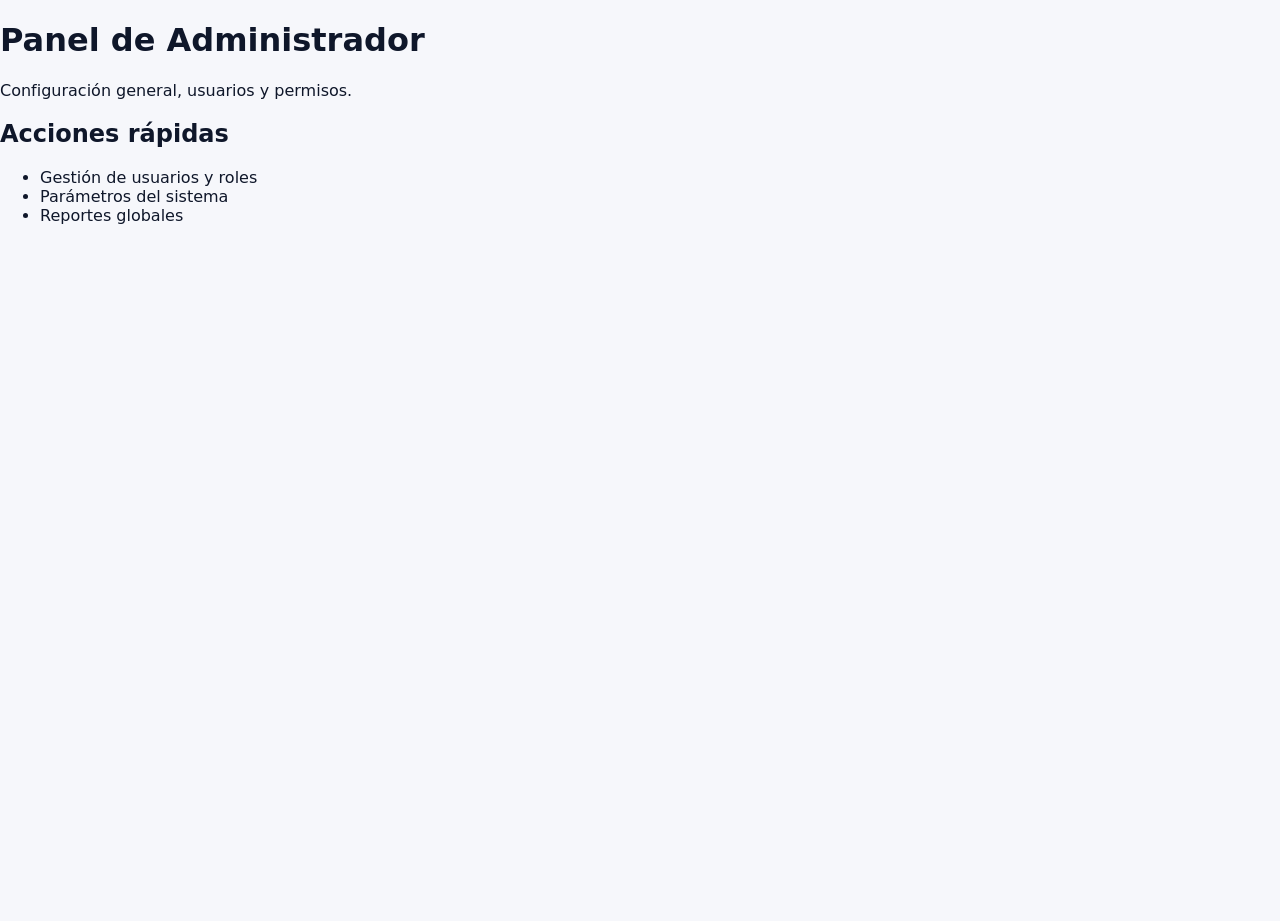
<file: interfaz/paginas/administrador/index.html>
<!DOCTYPE html>
<html lang="es">
<head>
  <meta charset="UTF-8">
  <meta name="viewport" content="width=device-width, initial-scale=1.0">
  <title>Panel Administrador</title>
  <link rel="stylesheet" href="../../estilos/principal.css">
</head>
<body>
  <header>
    <h1>Panel de Administrador</h1>
    <p>Configuración general, usuarios y permisos.</p>
  </header>
  <main>
    <section>
      <h2>Acciones rápidas</h2>
      <ul>
        <li>Gestión de usuarios y roles</li>
        <li>Parámetros del sistema</li>
        <li>Reportes globales</li>
      </ul>
    </section>
  </main>
</body>
</html>
</file>
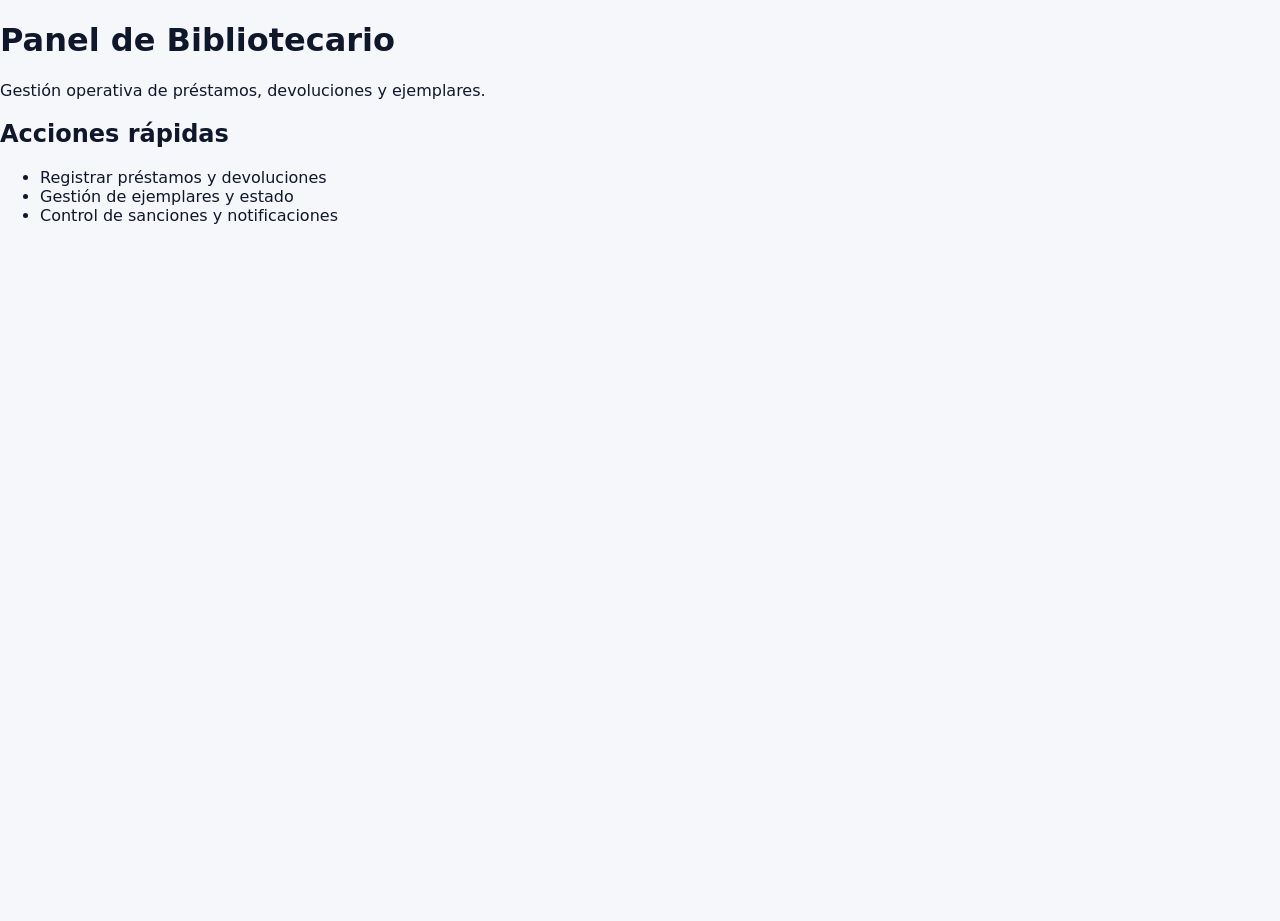
<file: interfaz/paginas/bibliotecario/index.html>
<!DOCTYPE html>
<html lang="es">
<head>
  <meta charset="UTF-8">
  <meta name="viewport" content="width=device-width, initial-scale=1.0">
  <title>Panel Bibliotecario</title>
  <link rel="stylesheet" href="../../estilos/principal.css">
</head>
<body>
  <header>
    <h1>Panel de Bibliotecario</h1>
    <p>Gestión operativa de préstamos, devoluciones y ejemplares.</p>
  </header>
  <main>
    <section>
      <h2>Acciones rápidas</h2>
      <ul>
        <li>Registrar préstamos y devoluciones</li>
        <li>Gestión de ejemplares y estado</li>
        <li>Control de sanciones y notificaciones</li>
      </ul>
    </section>
  </main>
</body>
</html>
</file>
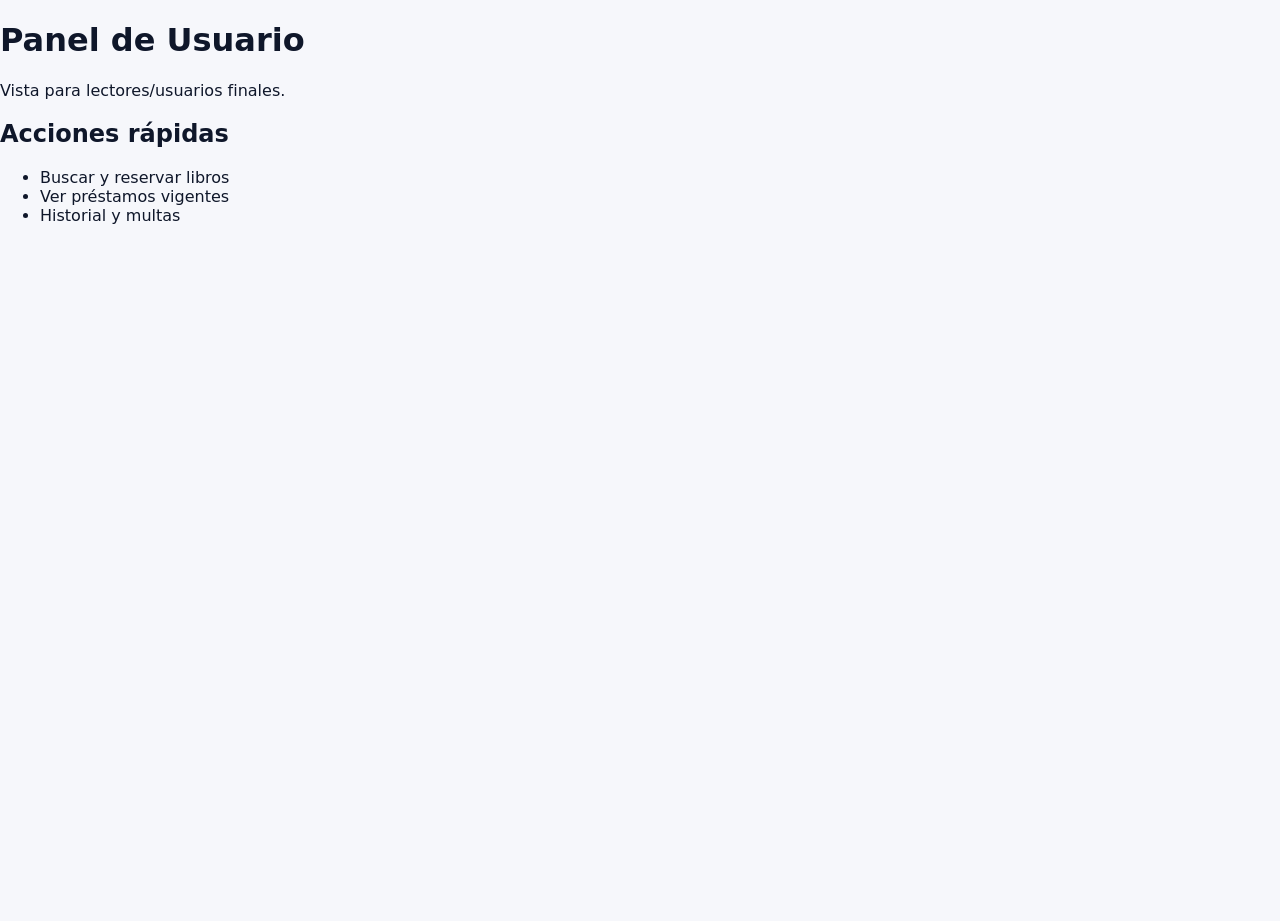
<file: interfaz/paginas/usuario/index.html>
<!DOCTYPE html>
<html lang="es">
<head>
  <meta charset="UTF-8">
  <meta name="viewport" content="width=device-width, initial-scale=1.0">
  <title>Panel Usuario</title>
  <link rel="stylesheet" href="../../estilos/principal.css">
</head>
<body>
  <header>
    <h1>Panel de Usuario</h1>
    <p>Vista para lectores/usuarios finales.</p>
  </header>
  <main>
    <section>
      <h2>Acciones rápidas</h2>
      <ul>
        <li>Buscar y reservar libros</li>
        <li>Ver préstamos vigentes</li>
        <li>Historial y multas</li>
      </ul>
    </section>
  </main>
</body>
</html>
</file>
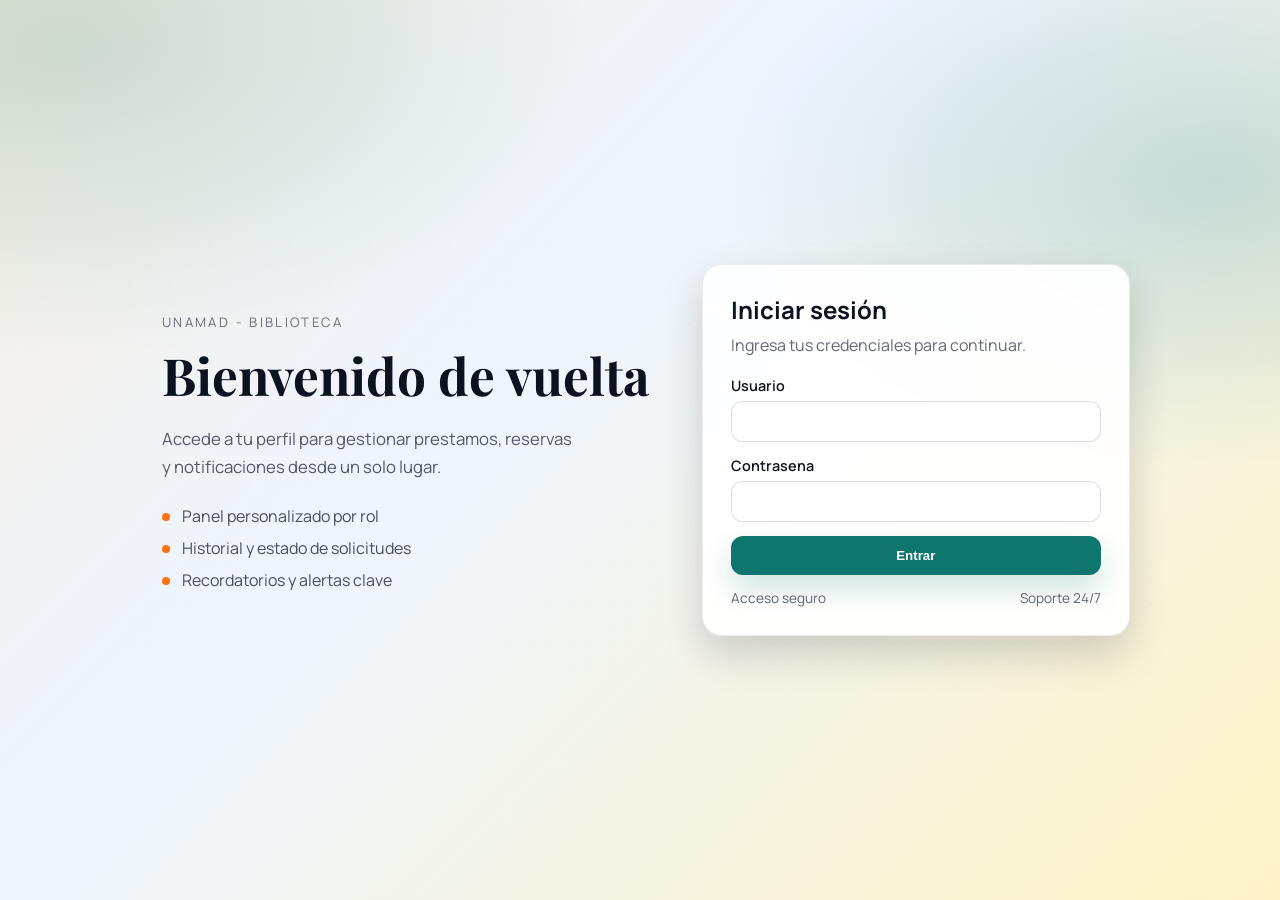
<file: interfaz/publico/login.html>
<!doctype html>
<html lang="es">
  <head>
    <meta charset="utf-8" />
    <meta name="viewport" content="width=device-width, initial-scale=1" />
    <title>Iniciar sesi&#243;n</title>
    <link rel="preconnect" href="https://fonts.googleapis.com" />
    <link rel="preconnect" href="https://fonts.gstatic.com" crossorigin />
    <link
      href="https://fonts.googleapis.com/css2?family=Manrope:wght@300;500;700&family=Playfair+Display:wght@500;700&display=swap"
      rel="stylesheet"
    />
    <link rel="stylesheet" href="../estilos/principal.css" />
    <style>
      body{
        --color-primario:#0f766e;
        --color-texto:#0b1220;
        background:
          radial-gradient(900px 520px at 5% 5%, rgba(15,118,110,.18), transparent 60%),
          radial-gradient(900px 520px at 95% 20%, rgba(14,116,144,.2), transparent 55%),
          linear-gradient(135deg, #f8efe1 0%, #eef5ff 40%, #fef3c7 100%);
        font-family:"Manrope", "Segoe UI", sans-serif;
        margin:0;
        min-height:100vh;
        display:flex;
        align-items:center;
        justify-content:center;
        color:var(--color-texto);
      }
      .login-shell{
        width:min(980px, 92vw);
        display:grid;
        grid-template-columns:1.1fr .9fr;
        gap:28px;
        align-items:center;
        position:relative;
      }
      .login-shell::before{
        content:"";
        position:absolute;
        inset:-30px;
        background-image:radial-gradient(rgba(15,23,42,.08) 1px, transparent 0);
        background-size:20px 20px;
        opacity:.25;
        pointer-events:none;
        z-index:0;
      }
      .login-info,
      .login-card{
        position:relative;
        z-index:1;
      }
      .login-info{
        padding:18px 12px;
      }
      .login-eyebrow{
        text-transform:uppercase;
        letter-spacing:.18em;
        font-size:.82rem;
        color:rgba(15,23,42,.6);
      }
      .login-title{
        font-family:"Playfair Display", "Times New Roman", serif;
        font-size:clamp(2rem, 3vw + 1rem, 3.2rem);
        margin:.6rem 0 1rem;
      }
      .login-subtitle{
        font-size:1.05rem;
        line-height:1.65;
        color:rgba(15,23,42,.7);
        margin:0 0 1.5rem;
        max-width:420px;
      }
      .login-bullets{
        list-style:none;
        padding:0;
        margin:0;
        display:grid;
        gap:10px;
      }
      .login-bullets li{
        padding-left:20px;
        position:relative;
        color:rgba(15,23,42,.75);
      }
      .login-bullets li::before{
        content:"";
        width:8px;
        height:8px;
        border-radius:50%;
        background:#f97316;
        position:absolute;
        left:0;
        top:8px;
      }
      .login-card{
        background:rgba(255,255,255,.92);
        border-radius:20px;
        padding:28px;
        box-shadow:0 18px 40px rgba(15,23,42,.18);
        border:1px solid rgba(15,23,42,.08);
        backdrop-filter:blur(6px);
      }
      .login-card h1{
        margin:0 0 8px;
        font-size:1.5rem;
      }
      .login-card p{
        margin:0 0 20px;
        color:rgba(15,23,42,.65);
      }
      .field{
        margin-bottom:14px;
        display:flex;
        flex-direction:column;
        gap:6px;
      }
      .field label{
        font-weight:600;
        font-size:.9rem;
      }
      .field input{
        padding:12px 14px;
        border-radius:12px;
        border:1px solid rgba(15,23,42,.15);
        background:#fff;
        outline:none;
      }
      .field input:focus{
        border-color:rgba(15,118,110,.6);
        box-shadow:0 0 0 3px rgba(15,118,110,.15);
      }
      .btn{
        width:100%;
        padding:12px 16px;
        border-radius:12px;
        border:none;
        background:var(--color-primario);
        color:#fff;
        font-weight:700;
        cursor:pointer;
        box-shadow:0 14px 30px rgba(15,118,110,.2);
      }
      .btn:disabled{
        opacity:.7;
        cursor:not-allowed;
      }
      .login-meta{
        margin-top:14px;
        display:flex;
        justify-content:space-between;
        font-size:.85rem;
        color:rgba(15,23,42,.65);
      }
      .error{
        color:#b91c1c;
        margin-top:10px;
        font-weight:600;
      }
      .success{
        color:#15803d;
        margin-top:10px;
        font-weight:600;
      }
      @keyframes fadeUp{
        from{ opacity:0; transform:translateY(16px); }
        to{ opacity:1; transform:translateY(0); }
      }
      .animate{
        animation:fadeUp .6s ease both;
      }
      @media (max-width: 900px){
        .login-shell{
          grid-template-columns:1fr;
        }
        .login-info{
          text-align:center;
        }
        .login-subtitle,
        .login-bullets{
          margin-left:auto;
          margin-right:auto;
        }
      }
    </style>
  </head>
  <body>
    <main class="login-shell">
      <section class="login-info animate">
        <span class="login-eyebrow">UNAMAD - Biblioteca</span>
        <h2 class="login-title">Bienvenido de vuelta</h2>
        <p class="login-subtitle">
          Accede a tu perfil para gestionar prestamos, reservas y notificaciones desde un solo lugar.
        </p>
        <ul class="login-bullets">
          <li>Panel personalizado por rol</li>
          <li>Historial y estado de solicitudes</li>
          <li>Recordatorios y alertas clave</li>
        </ul>
      </section>

      <section class="login-card animate">
        <h1>Iniciar sesi&#243;n</h1>
        <p>Ingresa tus credenciales para continuar.</p>
        <form id="login-form">
          <div class="field">
            <label for="username">Usuario</label>
            <input type="text" id="username" name="username" required />
          </div>
          <div class="field">
            <label for="password">Contrasena</label>
            <input type="password" id="password" name="password" required />
          </div>
          <button class="btn" type="submit" id="submit">Entrar</button>
          <div id="message"></div>
        </form>
        <div class="login-meta">
          <span>Acceso seguro</span>
          <span>Soporte 24/7</span>
        </div>
      </section>
    </main>

    <script>
      const form = document.getElementById('login-form');
      const messageEl = document.getElementById('message');
      const button = document.getElementById('submit');

      form.addEventListener('submit', async (e) => {
        e.preventDefault();
        messageEl.textContent = '';
        messageEl.className = '';
        button.disabled = true;
        button.textContent = 'Ingresando...';

        try {
          const res = await fetch('../../api/login.php', {
            method: 'POST',
            headers: { 'Content-Type': 'application/json' },
            body: JSON.stringify({
              username: form.username.value.trim(),
              password: form.password.value.trim(),
            }),
          });

          const data = await res.json();
          if (!res.ok || data.status !== 'ok') {
            throw new Error(data.message || 'Error de autenticacion');
          }

          messageEl.textContent = 'Login correcto, redirigiendo...';
          messageEl.className = 'success';

          // Redirige segun el rol devuelto; ajusta las rutas de paneles.
          const rol = data.user?.rol || 'usuario';
          const destinos = {
            administrador: '../paginas/administrador/index.html',
            bibliotecario: '../paginas/bibliotecario/index.html',
            usuario: '../paginas/usuario/index.html',
          };
          setTimeout(() => {
            window.location.href = destinos[rol] || destinos.usuario;
          }, 800);
        } catch (err) {
          messageEl.textContent = err.message;
          messageEl.className = 'error';
        } finally {
          button.disabled = false;
          button.textContent = 'Entrar';
        }
      });
    </script>
  </body>
</html>
</file>
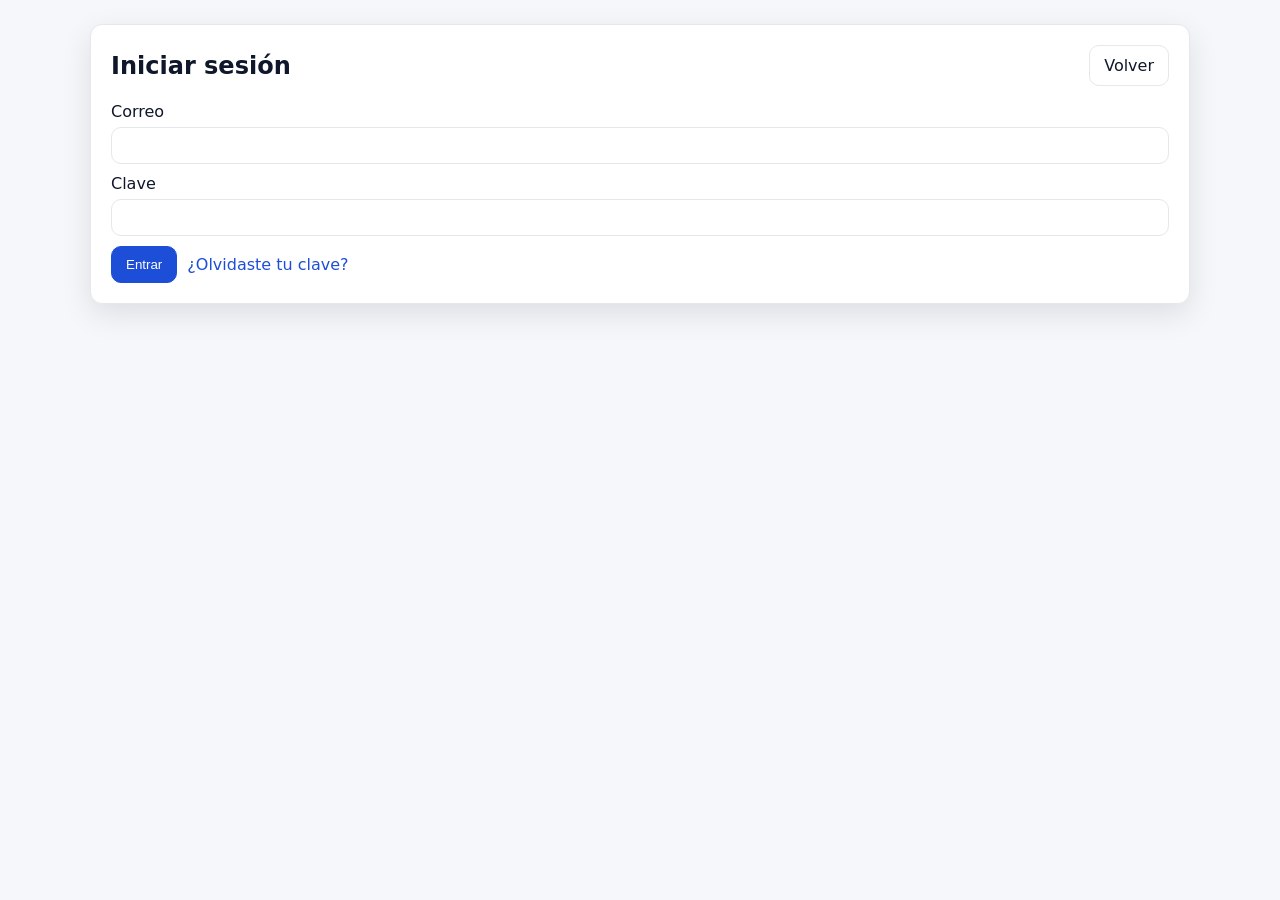
<file: interfaz/paginas/acceso/iniciar-sesion.html>
<!doctype html>
<html lang="es">
  <head>
    <meta charset="utf-8" />
    <meta name="viewport" content="width=device-width, initial-scale=1" />
    <title>Acceso - Iniciar sesión</title>
    <link rel="stylesheet" href="../../estilos/principal.css" />
    <link rel="stylesheet" href="../../estilos/diseño.css" />
    <link rel="stylesheet" href="../../estilos/componentes.css" />
  </head>
  <body>
    <main class="contenedor">
      <section class="tarjeta">
        <div class="encabezado">
          <h1 style="margin:0;">Iniciar sesión</h1>
          <a class="boton" href="../../publico/inicio.html">Volver</a>
        </div>

        <form onsubmit="return false;">
          <label class="campo">
            <span>Correo</span>
            <input class="entrada" type="email" name="email" autocomplete="username" required />
          </label>
          <label class="campo">
            <span>Clave</span>
            <input class="entrada" type="password" name="password" autocomplete="current-password" required />
          </label>
          <div style="display:flex;gap:10px;align-items:center;flex-wrap:wrap;">
            <button class="boton boton--primario" type="submit">Entrar</button>
            <a href="./recuperar-clave.html">¿Olvidaste tu clave?</a>
          </div>
        </form>
      </section>
    </main>

    <script type="module">
      import "../../scripts/app.js";
    </script>
  </body>
</html>
</file>
<file: interfaz/estilos/principal.css>
:root{
  --color-fondo:#f6f7fb;
  --color-texto:#0f172a;
  --color-primario:#1d4ed8;
  --color-borde:#e5e7eb;
  --radio:12px;
  --sombra:0 10px 30px rgba(2,6,23,.10);
  --fuente:system-ui,-apple-system,Segoe UI,Roboto,Ubuntu,Cantarell,Noto Sans,Arial,sans-serif;
}

*{ box-sizing:border-box; }
html,body{ height:100%; }
body{
  margin:0;
  font-family:var(--fuente);
  color:var(--color-texto);
  background:var(--color-fondo);
}

a{ color:var(--color-primario); text-decoration:none; }
a:hover{ text-decoration:underline; }
</file>
<file: interfaz/estilos/diseño.css>
.contenedor{
  width:min(1100px, 92vw);
  margin-inline:auto;
  padding:24px 0;
}

.tarjeta{
  background:#fff;
  border:1px solid var(--color-borde);
  border-radius:var(--radio);
  box-shadow:var(--sombra);
  padding:20px;
}

.encabezado{
  display:flex;
  align-items:center;
  justify-content:space-between;
  gap:16px;
  margin-bottom:16px;
}
</file>
<file: interfaz/estilos/componentes.css>
.boton{
  display:inline-flex;
  align-items:center;
  justify-content:center;
  gap:8px;
  padding:10px 14px;
  border-radius:10px;
  border:1px solid var(--color-borde);
  background:#fff;
  color:var(--color-texto);
  cursor:pointer;
}
.boton--primario{
  background:var(--color-primario);
  border-color:var(--color-primario);
  color:#fff;
}

.campo{
  display:flex;
  flex-direction:column;
  gap:6px;
  margin:10px 0;
}
.entrada{
  padding:10px 12px;
  border-radius:10px;
  border:1px solid var(--color-borde);
  outline:none;
}
.entrada:focus{
  border-color:rgba(29,78,216,.55);
  box-shadow:0 0 0 3px rgba(29,78,216,.12);
}
</file>
